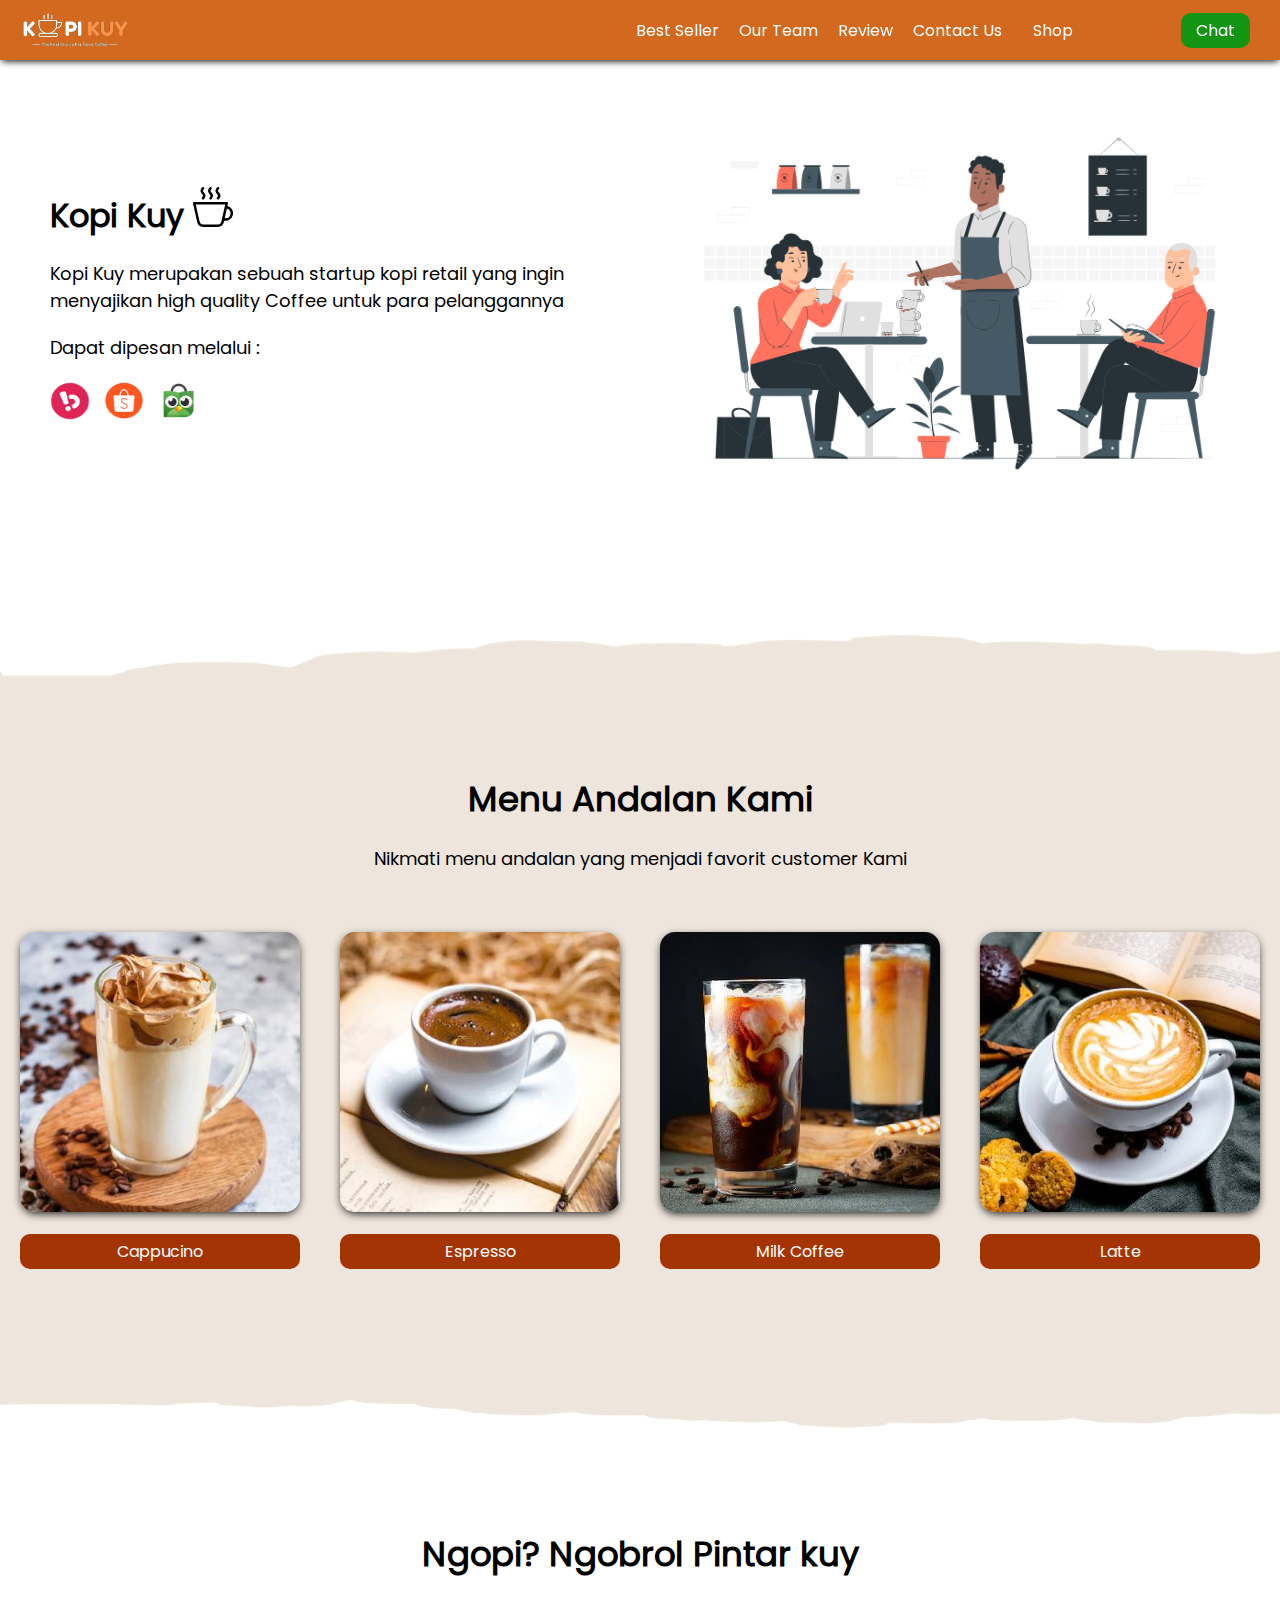
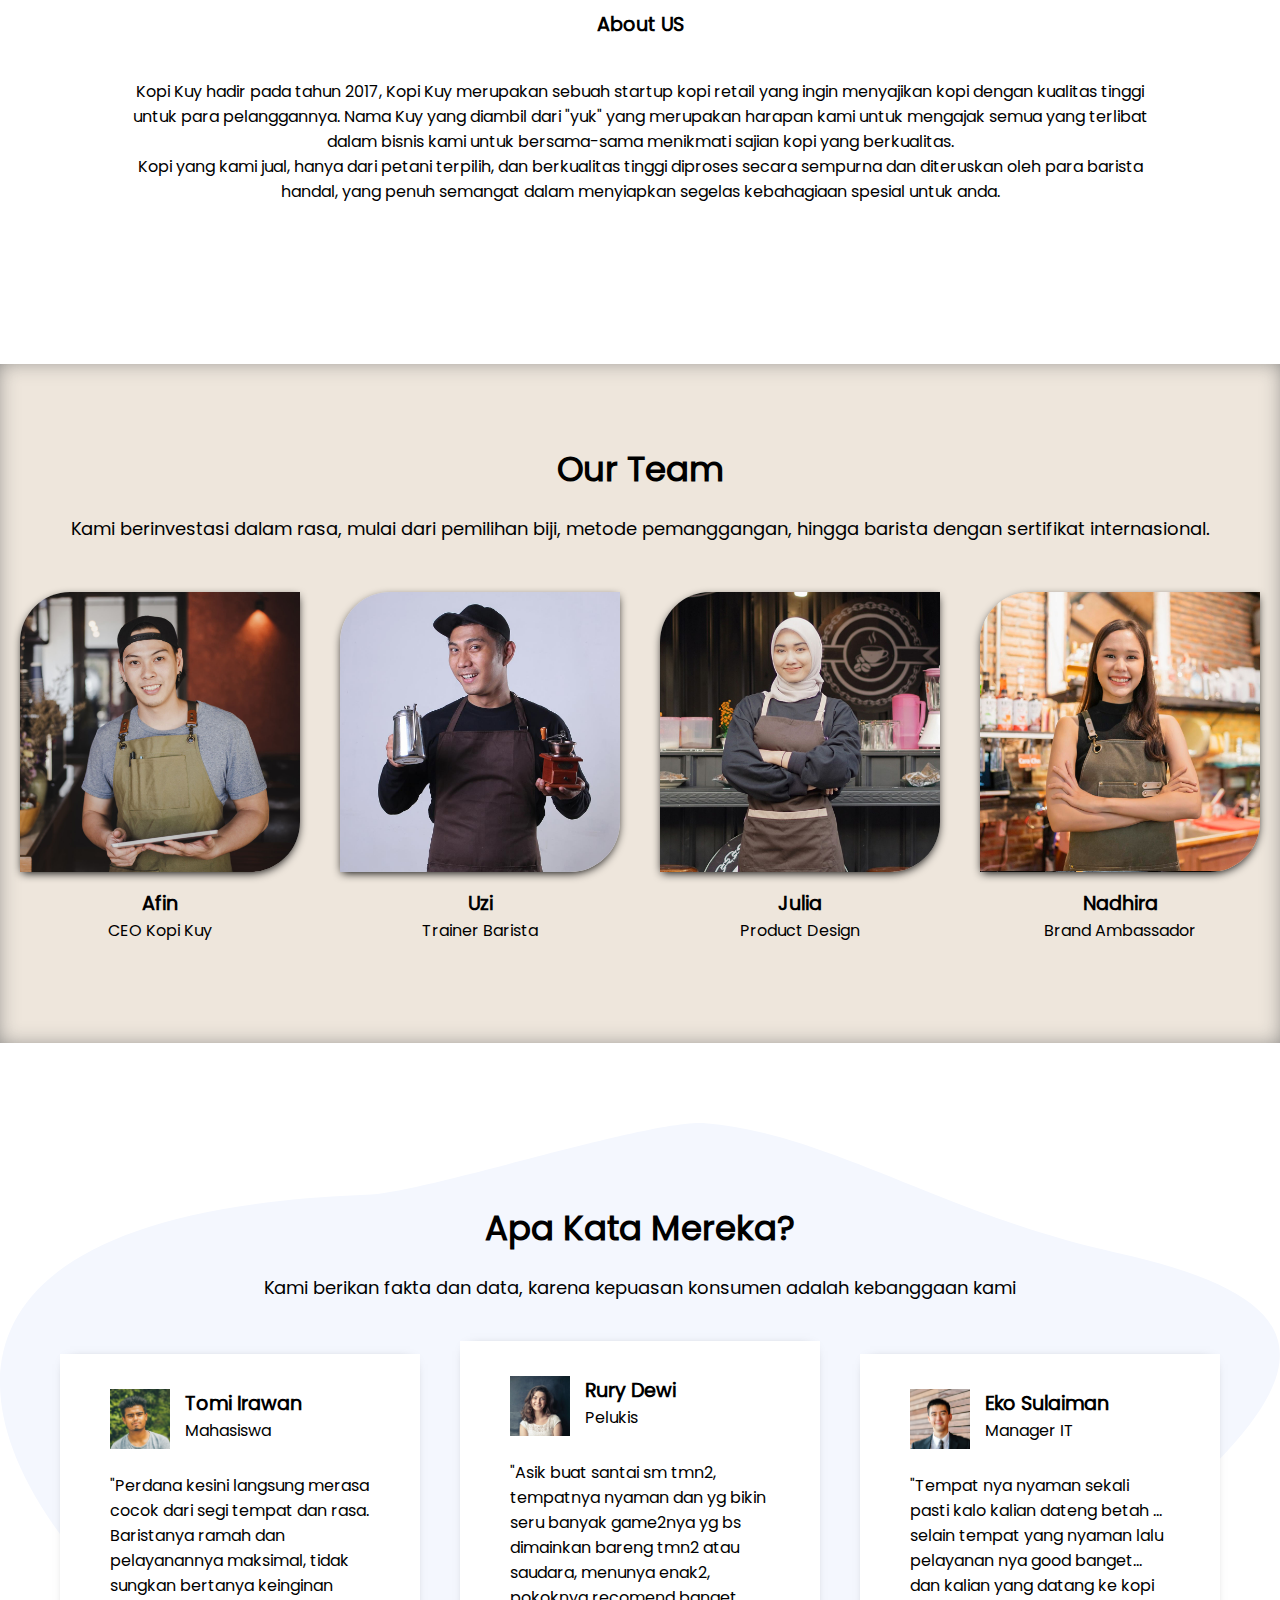
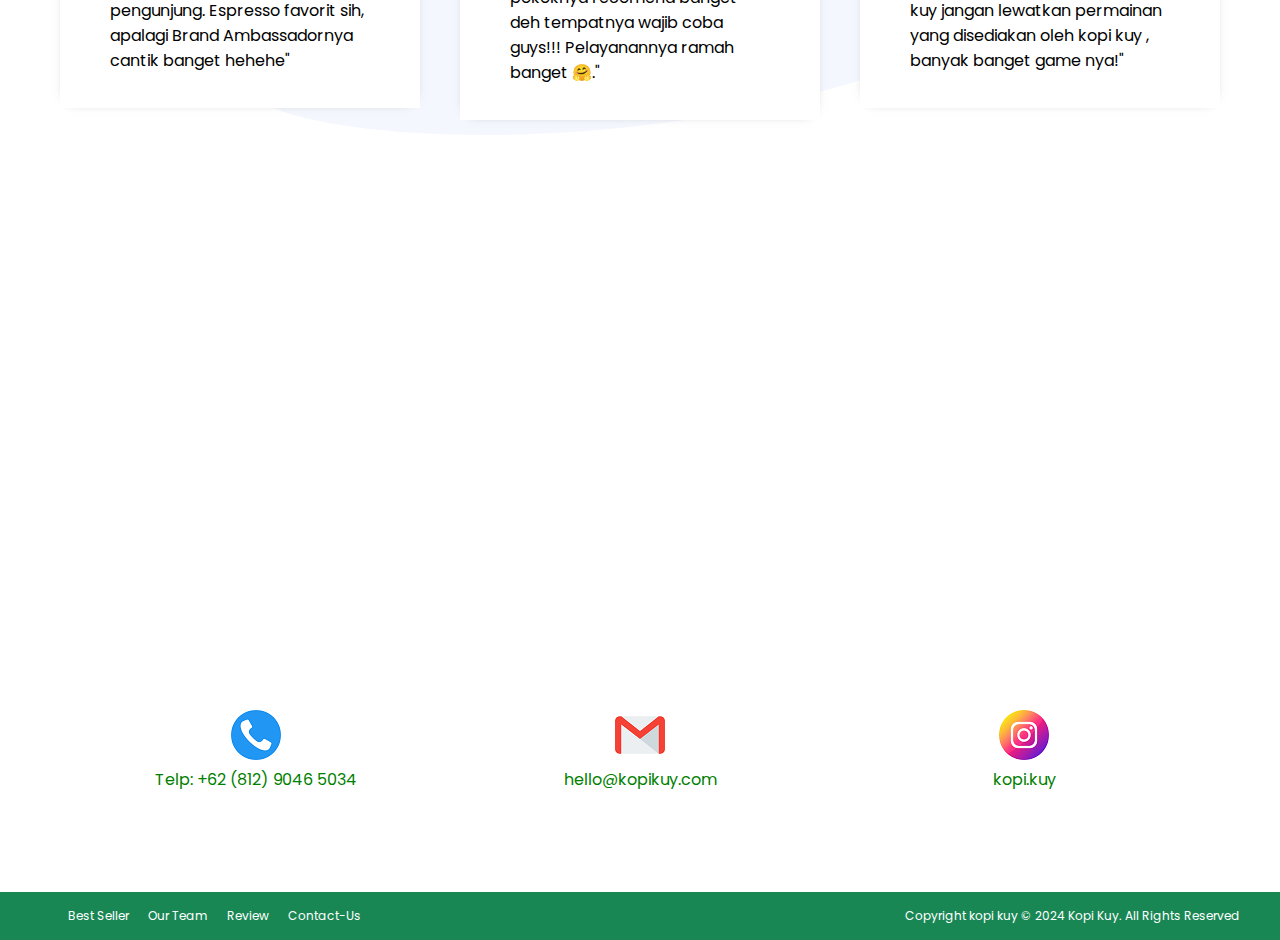
<file: index.html>
<!DOCTYPE html>
<html lang="id">

<head>
    <meta charset="UTF-8">
    <meta http-equiv="X-UA-Compatible" content="IE=edge">
    <meta name="viewport" content="width=device-width, initial-scale=1.0">
    <link rel="shortcut icon" href="images/favicon.ico" type="image/x-icon">
    <title>Website Kopi Kuy</title>
    <link rel="stylesheet" href="css/style.css">
</head>

<body>
    <nav>
        <img class="logo" src="images/logo/logo_kuy.png">
        <div class="navigasi">
            <a href="#best-seller">Best Seller</a>
            <a href="#our-team">Our Team</a>
            <a href="#review">Review</a>
            <a href="#contact-us">Contact Us</a>
        </div>
        <a class="shop" href="produk.html">Shop</a>
        <a class="chat" href="https://wa.me/628123456?text=Saya ingin bertanya" target="_blank">Chat</a>
    </nav>

    <!--Tulis kode header mulai di baris 28-->

<header>
    <div class="kiri">
        <h1>
            Kopi Kuy <img src="images/icon/icon_kopi.svg" alt="icon_kopi" width="40" height="40">
        </h1>
    <p>
        Kopi Kuy merupakan sebuah startup kopi retail yang ingin menyajikan 
        high quality Coffee untuk para pelanggannya
    </p>
    <p>
        Dapat dipesan melalui :
    </p>
    <div class="olshop">
        <img src="images/logo/logo_bukalapak.png" alt="">
        <img src="images/logo/logo_shopee.png" alt="">
        <img src="images/logo/logo_tokopedia.png" alt="">
    </div>
    </div>
    <div class="kanan">
        <img src="images/header/header2.png" alt="header2">
    </div> 
</header>    

<section class="best-seller" id="best-seller">
    <h2>
        Menu Andalan Kami
    </h2>
    <p>
        Nikmati menu andalan yang menjadi favorit customer Kami
    </p>

    <div class="produk">
        <img src="images/produk/product_capuchino.jpg" alt="">
        <p>Cappucino</p>
    </div>
    <div class="produk">
        <img src="images/produk/product_espresso.jpg" alt="">
        <p>Espresso</p>
    </div>
    <div class="produk">
        <img src="images/produk/product_kopi_susu.jpg" alt="">
        <p>Milk Coffee</p>
    </div>
    <div class="produk">
        <img src="images/produk/product_latte.jpg" alt="">
        <p>Latte</p>
    </div>
</section>

<section class="about-us" id="about-us">
    <h2>
        Ngopi? Ngobrol Pintar kuy
    </h2>
    <h3>
        About US
    </h3><br>
    <p>
        Kopi Kuy hadir pada tahun 2017, Kopi Kuy merupakan sebuah startup kopi retail 
    yang ingin menyajikan kopi dengan kualitas tinggi untuk para pelanggannya. 
    Nama Kuy yang diambil dari "yuk" yang merupakan harapan kami untuk mengajak semua 
    yang terlibat dalam bisnis kami untuk bersama-sama menikmati sajian kopi yang berkualitas.
    </p>
    <p>
        Kopi yang kami jual, hanya dari petani terpilih, dan berkualitas tinggi diproses 
    secara sempurna dan diteruskan oleh para barista handal, yang penuh semangat 
    dalam menyiapkan segelas kebahagiaan spesial untuk anda.
    </p>
</section>

<section class="our-team" id="our-team">
    <h2>
        Our Team
    </h2>
    <p>
        Kami berinvestasi dalam rasa, mulai dari pemilihan biji, metode pemanggangan, 
    hingga barista dengan sertifikat internasional.
    </p>
    <div class="team">
        <img src="images/team/team1.jpg" alt="">
        <h3>Afin</h3>
        <p>CEO Kopi Kuy</p>
    </div>
    <div class="team">
        <img src="images/team/team2.jpg" alt="">
        <h3>Uzi</h3>
        <p>Trainer Barista</p>
    </div>
    <div class="team">
        <img src="images/team/team3.jpg" alt="">
        <h3>Julia</h3>
        <p>Product Design</p>
    </div>
    <div class="team">
        <img src="images/team/team4.jpg" alt="">
        <h3>Nadhira</h3>
        <p>Brand Ambassador</p>
    </div>
</section>

<section class="review" id="review">
    <h2>
        Apa Kata Mereka?
    </h2>
    <p>
        Kami berikan fakta dan data, karena kepuasan konsumen adalah kebanggaan kami
    </p>
    <div class="testimoni">
        <img src="images/customer/customer1.jpg" alt="">
    <div class="profile">
        <h3>Tomi Irawan</h3>
        <p>Mahasiswa</p>
    </div>
    <p>"Perdana kesini langsung merasa cocok dari segi tempat dan rasa. 
        Baristanya ramah dan pelayanannya maksimal, tidak sungkan bertanya keinginan pengunjung.
        Espresso favorit sih, apalagi Brand Ambassadornya cantik
        banget hehehe"</p>
    </div>
    <div class="testimoni">
        <img src="images/customer/customer2.jpg" alt="">
    <div class="profile">
        <h3>Rury Dewi</h3>
        <p>Pelukis</p>
    </div>
    <p>"Asik buat santai sm tmn2, tempatnya nyaman dan yg bikin seru banyak game2nya 
        yg bs dimainkan bareng tmn2 atau saudara, menunya enak2, pokoknya recomend 
        banget deh tempatnya wajib coba guys!!! Pelayanannya ramah banget 🤗."</p>
    </div>
    <div class="testimoni">
        <img src="images/customer/customer3.jpg" alt="">
    <div class="profile">
        <h3>Eko Sulaiman</h3>
        <p>Manager IT</p>
    </div>
    <p>"Tempat nya nyaman sekali pasti kalo kalian dateng betah ... 
        selain tempat yang nyaman lalu pelayanan nya good banget... 
        dan kalian yang datang ke kopi kuy jangan lewatkan permainan yang disediakan 
        oleh kopi kuy , banyak banget game nya!"</p>
    </div>
</section>

<section class="contact-us" id="contact-us">
    <iframe src="https://www.google.com/maps/embed?pb=!1m14!1m8!1m3!1d7932.741866032694!2d106.668581!3d-6.214715!3m2!1i1024!2i768!4f13.1!3m3!1m2!1s0x2e69f9912c7f297b%3A0xe5a3a671dae861ab!2sKopi%20kuy!5e0!3m2!1sid!2sid!4v1680617229460!5m2!1sid!2sid"
    allowfullscreen="" loading="lazy" referrerpolicy="no-referrer-when-downgrade">
    </iframe>
    <div class="kontak">
        <img src="images/icon/call.png" alt="">
        <p>Telp: +62 (812) 9046 5034</p>
    </div>
    <div class="kontak">
        <img src="images/icon/gmail.png" alt="">
        <p>hello@kopikuy.com</p>
    </div>
    <div class="kontak">
        <img src="images/icon/instagram.png" alt="">
        <p>kopi.kuy</p>
    </div>
</div>
</section>

<footer>
    <div class="navigasi">
        <a href="#best-seller">Best Seller</a>
        <a href="#our-team">Our Team</a>
        <a href="#review">Review</a>
        <a href="#contact-us">Contact-Us</a>
    </div>
    <p>
        Copyright kopi kuy © 2024 Kopi Kuy. All Rights Reserved
    </p>
</footer>

</body>

</html>
</file>
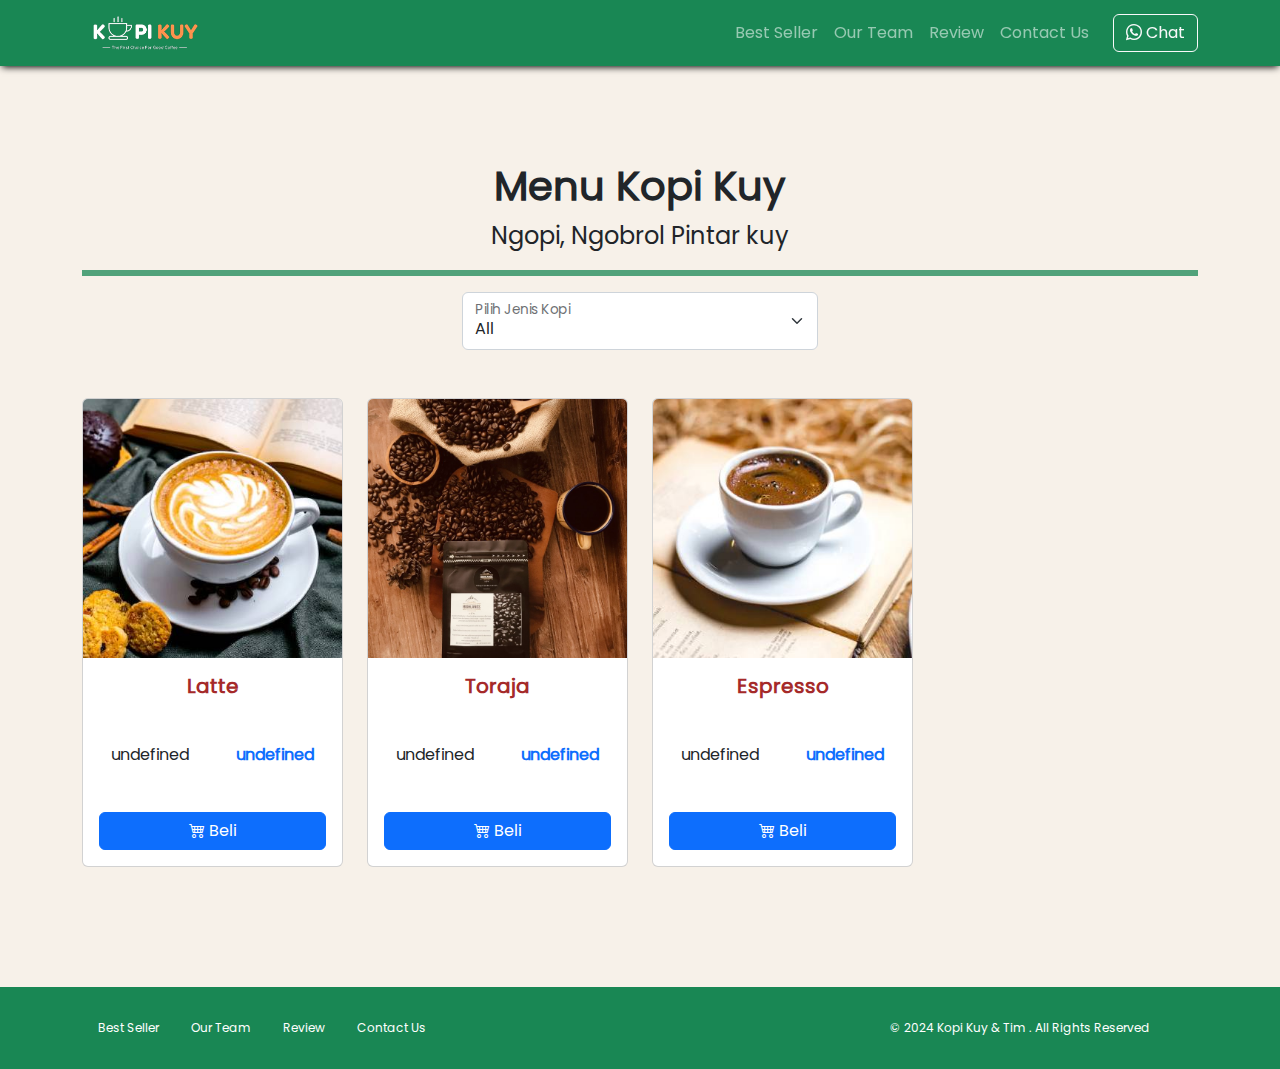
<file: produk.html>
<!DOCTYPE html>
<html lang="id">

<head>
    <meta charset="UTF-8">
    <meta http-equiv="X-UA-Compatible" content="IE=edge">
    <meta name="viewport" content="width=device-width, initial-scale=1.0">
    <link rel="shortcut icon" href="images/favicon/favicon.ico" type="image/x-icon">
    <title>Produk</title>
    <link rel="shortcut icon" href="images/favicon.ico" type="image/x-icon">
    <link rel="stylesheet" href="vendor/bootstrap/bootstrap.min.css">
    <link rel="stylesheet" href="vendor/bootstrap/bootstrap-icons.css">
    <link rel="stylesheet" href="css/produk.css">
    <link rel="stylesheet" href="css/style.css">
    <script src="vendor/bootstrap/bootstrap.bundle.min.js"></script>
    <script src="js/jquery-3.6.3.min.js"></script>
</head>

<body>
    <!-- Tulis Kode Bootstrap Di Bawah Sini -->

    <nav class="navbar sticky-top navbar-dark bg-success navbar-expand-lg bisadicopy">
        <div class="container">
            <a class="navbar-brand" href="index.html">
                <img src="images/logo/logo_kuy.png" height="40" alt="image">
            </a>
            <button class="navbar-toggler" type="button" data-bs-toggle="collapse" data-bs-target="#navbarNav11"
                aria-controls="navbarNav11" aria-expanded="false" aria-label="Toggle navigation">
                <span class="navbar-toggler-icon"></span>
            </button>
            <div class="collapse navbar-collapse" id="navbarNav11">
                <ul class="navbar-nav ms-auto">
                    <li class="nav-item">
                        <a class="nav-link" href="index.html#best-seller">Best Seller</a>
                    </li>
                    <li class="nav-item">
                        <a class="nav-link" href="index.html#our-team">Our Team</a>
                    </li>
                    <li class="nav-item">
                        <a class="nav-link" href="index.html#review">Review</a>
                    </li>
                    <li class="nav-item">
                        <a class="nav-link" href="index.html#contact-us">Contact Us</a>
                    </li>
                </ul>
                <a target="_blank" class="btn btn-outline-light ms-md-3"
                    href="https://wa.me/6281291551234?text=halo kopi kuy saya mau pesan"><i class="bi bi-whatsapp"></i>
                    Chat</a>
            </div>
        </div>
    </nav>

    <section class="riki-block produk text-center my-5 py-5">
        <div class="container">
            <h1>Menu Kopi Kuy</h1>
            <p class="fs-4">Ngopi, Ngobrol Pintar kuy</p>
            <hr class="border border-success border-3 opacity-75">

            <!-- Ini Untuk Select -->
            <div class="row justify-content-center">
                <div class="col-md-4">
                    <div class="form-floating">
                        <select class="form-select" id="select_kopi">
                            <option selected disabled>-</option>
                            <option value="arabica">Arabica</option>
                            <option value="robusta">Robusta</option>
                            <option value="nonkopi">Non Kopi</option>
                        </select>
                        <label for="select_kopi">Pilih Jenis Kopi</label>
                    </div>
                </div>
            </div>


            <div id="baris_produk" class="row row-cols-1 row-cols-sm-2 row-cols-md-3 row-cols-lg-4 text-center mt-5">
                <div class="col mb-4">
                    <div class="card">
                        <img src="images/produk/product_capuchino.jpg" class="card-img-top" alt="...">
                        <div class="card-body">
                            <h5 class="card-title">Cappuccino</h5>
                            <div class="row hargasize my-4">
                                <div class="col">
                                    120 Gram
                                </div>
                                <div class="col fw-bold text-primary">
                                    58.000
                                </div>
                            </div>
                            <a href="#" class="btn btn-success w-100"><i class="bi bi-cart4"></i> Beli</a>
                        </div>
                    </div>
                </div>

            </div>
        </div>
    </section>

    <footer class="riki-block footer-small py-4 bg-success">
        <div class="container">
            <div class="row align-items-center">
                <div class="col-12 col-md-8">
                    <ul class="nav justify-content-center justify-content-md-start">
                        <li class="nav-item">
                            <a class="nav-link" href="index.html#best-seller">Best Seller</a>
                        </li>
                        <li class="nav-item">
                            <a class="nav-link" href="index.html#our-team">Our Team</a>
                        </li>
                        <li class="nav-item">
                            <a class="nav-link" href="index.html#review">Review</a>
                        </li>
                        <li class="nav-item">
                            <a class="nav-link" href="index.html#contact-us">Contact Us</a>
                        </li>
                    </ul>
                </div>

                <div class="col-12 col-md-4 mt-4 mt-md-0 text-center text-md-right">
                    &copy; 2024 Kopi Kuy &amp; Tim . All Rights Reserved
                </div>
            </div>
        </div>
    </footer>


    <!-- Batas Akhir penulisan kode Bootstrap -->
    <script>
        /* Tulis Javascript Di bawah Sini */
        var data_kopi = {
            "arabica": [
                {
                    "nama": "Cappucino",
                    "foto": "images/produk/product_capuchino.jpg"
                },
                {
                    "nama": "Espresso",
                    "foto": "images/produk/product_espresso.jpg"
                },
                {
                    "nama": "Kopi Susu",
                    "foto": "images/produk/product_kopi_susu.jpg"
                }

              ],
            "robusta": [
                {
                    "nama": "Latte",
                    "foto": "images/produk/product_latte.jpg"
                },
                {
                    "nama": "Toraja",
                    "foto": "images/produk/toraja.jpg"
                },
                {
                    "nama": "Espresso",
                    "foto": "images/produk/product_espresso.jpg"
                },

            ],
            "snack": [
                {
                    "nama": "Cromboloni",
                    "foto": "images/produk/cromboloni.jpg"
                },
                {
                    "nama": "Bolen Pisang",
                    "foto": "images/produk/bolen.jpg"
                },
                {
                    "nama": "Mie Bangladesh",
                    "foto": "images/produk/mie.jpg"
                }
            ]
        }

        console.log(data_kopi)

        function updatePilihan() {
                select_kopi.innerHTML = `<option value="" selected >All</option>`
                Object.keys(data_kopi).forEach(key => {
                select_kopi.innerHTML += `<option value="${key}">${key}</option>`
    })
}
updatePilihan()

var kopi_pilihan = data_kopi["robusta"]

function updateTampilan() {
    baris_produk.innerHTML = ""
    kopi_pilihan.forEach(kopi => {
        baris_produk.innerHTML += `<div class="col mb-4">
                <div class="card">
                    <img src="${kopi.foto}" class="card-img-top" alt="...">
                    <div class="card-body">
                        <h5 class="card-title">${kopi.nama}</h5>
                        <div class="row hargasize my-4">
                            <div class="col">
                                ${kopi.size}
                            </div>
                            <div class="col text-primary fw-bold">
                                ${kopi.harga}
                            </div>
                        </div>
                        <a href="${kopi.link}" class="btn btn-primary w-100"><i class="bi bi-cart4"></i> Beli</a>
                    </div>
                </div>
            </div>`
    });
}
updateTampilan()

select_kopi.onchange = function () {
    kopi_pilihan = data_kopi[select_kopi.value]
    updateTampilan()
}

       /* var sumber = "https://rikikurnia.com/prakerja/api/kopi" */ 
        var sumber2 = "data.json"
        function ambilData() {
            $.getJSON(sumber2).then(function (data) {
                console.log(data)
                data_kopi = data
                updatePilihan()
            })
        }
        ambilData()


        /* Batas Akhir penulisan kode Javascript */
    </script>
</body>

</html>
</file>
<file: css/style.css>
/* Kode * di bawah ini untuk mereset tampilan setiap web browser supaya seragam */

* {
   box-sizing: border-box;
   margin: 0;
   padding: 0;
}


html {
   /* scroll-behavior: smooth agar scroll ketika klik pada navigasi menjadi halus */
   scroll-behavior: smooth;
}

/* 
Kode di bawah ini untuk mengatur nav sampai footer agar memiliki tampilan flexibel
selengkapnya akan di bahas di hari ke 3
*/

nav,
header,
section,
footer {
   /* 
      display: flex memiliki pengaturan yang dapat mengatur agar elemen
      di dalamnya memiliki ukuran yang fleksibel
      digunakan saat ada elemen yang isinya lebih dari satu kolom
   */
   display: flex;
   /* 
      align-items: center mengatur elemen di dalamnya rata tengah vertikal
   */
   align-items: center;

   /* 
      justify-content: center mengatur elemen di dalamnya rata tengah horizontal
   */
   justify-content: center;

   /* 
      flex-wrap: wrap mengatur agar jika lebar elemen berlebih, maka elemen
      akan otomatis diletakan di baris baru (tidak dipaksakan di satu baris)
   */
   flex-wrap: wrap;
}



/* 
Kode @font-face untuk menginstall font ke dalam Website 
src adalah untuk lokasi fontnya, font dapat di cari di website https://fonts.google.com/
dengan memberi nama family, maka kita mendaftarkan font tersebut ke dalam website
*/

@font-face {
   src: url(../fonts/poppins.woff2);
   font-family: 'Poppins';
}

body {
   /* 
   mendaftarkan semua teks pada body menjadi family Poppins 
   kenapa pada body? karena elemen body membungkus semua elemen dari nav section sampai footer
   */
   font-family: 'Poppins';
}

/*
Misalnya ada font dari google yang bernama Irish Grover yang berada di:
https://fonts.gstatic.com/s/irishgrover/v23/buExpoi6YtLz2QW7LA4flVgv__RP.woff2

maka bisa coba copy kode berikut untuk menginstall font tadi:

@font-face {
  font-family: 'Irish Grover';
  font-style: normal;
  font-weight: 400;
  src: url(https://fonts.gstatic.com/s/irishgrover/v23/buExpoi6YtLz2QW7LA4flVgv__RP.woff2) format('woff2');
}

Jika kode di atas sudah di copy
Nanti pada element yang ingin menggunakan font Irish Grover Tadi, tinggal diganti font-familynya
misal mau mengganti h1 dan h2 maka kodenya sebagai berikut:

h1,h2 {
   font-family: 'Irish Grover';
}

*/


a {
   /* menghilangkan garis bawah pada link */
   text-decoration: none;

   /* 
   color: adalah untuk mengganti warna tulisan.
   color:unset digunakan pada a untuk menghilangkan warna bawaan pada link (biasanya warna biru) 
   */
   color: unset;
}

h2 {
   /* mengatur ukuran huruf ke 34 pixel */
   font-size: 34px;
}

h3 {
   /* mengatur ukuran huruf ke 1.2rem */
   font-size: 1.2rem;
}

h1,
h2,
h3 {
   /* mengatur tebal huruf bisa bold, normal*/
   font-weight: bold;
}

img {
   /* 
      kode max-width artinya lebar maksimal
      mengatur agar semua elemen img memiliki lebar maksimal 100% agar
      besar gambar tidak melebihi layar ataupun elemen pembungkus
   */
   max-width: 100%;
}

/* Navigasi */

nav {
   /* 
   background-color mengatur warna latar belakang 
   untuk pengguna hp, pergantian warna tidak bisa seperti vs code
   hanya dapat menggunakan warna bahasa inggris seperti: red, green, brown, purple dsb
   untuk pengguna vscode silahkan arahkan mouse ke kotak warna di bawah
   untuk mengganti warna sesuai keinginan
   */
   background-color: #D2691E;

   /* box-shadow membuat efek bayangan */
   box-shadow: 0 3px 7px -2px #000;

   /* width mengatur lebar elemen. 100% agar lebarnya full dari kiri sampai kanan layar */
   width: 100%;

   /* 
   padding digunakan untuk memberi jarak ke dalam. 
   efeknya bila digunakan pada elemen yang memiliki warna latar akan membuat elemen tersebut 'gemuk'
   padding-top artinya jarak ke atas, nilai padding dapat berupa
   padding-top, padding-bottom, padding-left, padding-right
   */
   padding-top: 10px;
   padding-bottom: 10px;

   /* 
   position mengatur posisi elemen, position:fixed supaya elemen nav akan ikut menempel di atas layar
   saat kita scroll ke bawah. Jika ingin navigasi gak nempel, bisa menggunakan position:static;
   */
   position: fixed;

   /* Nilai z-index semakin besar, maka elemen akan semakin di depan */
   z-index: 500;
}

img.logo {
   /* height mengatur tinggi elemen */
   height: 40px;
   /* penjelasan margin mirip dengan padding, fungsinya untuk memberi jarak pada elemen */
   margin-left: 20px;
}

div.navigasi {
   margin-left: auto;
   margin-right: 15px;
}

nav a {
   color: #fff;
   padding-left: 8px;
   padding-right: 8px;
}

a.shop {
   margin-right: 100px;
}

a.chat {
   margin-right: 30px;
   background-color: rgb(19, 148, 19);
   color: #fff;
   padding-top: 5px;
   padding-right: 15px;
   padding-bottom: 5px;
   padding-left: 15px;
   border-radius: 10px;
}


/* 
   PERHATIKAN bahwa dalam mengatur elemen, nama elemen langsung ditulis
   sedangkan untuk mengatur class, dibutuhkan tanda titik (.) terlebih dulu
   img {} berarti seluruh elemen dengan tag img (<img src="....">), 
   sedangkan .img artinya hanya elemen dengan class img (<img class="img" src="...">) 
*/


/* HEADER */


header,
section {
   /*
    padding mengatur jarak ke dalam
    pada padding dan margin ditambahkan top / right / bottom / top 
    untuk mengatur jarak masing-masing 
   */
   padding-top: 80px;
   padding-bottom: 80px;

   /* margin mengatur jarak ke luar */
   margin-bottom: 80px;
}

/* penulisan CSS dapat digabung dengan beberapa elemen */
header div.kiri,
header div.kanan {
   /* width mengatur lebar elemen. 50% artinya setengah ukuran elemen pembungkus */
   width: 50%;
   padding: 50px;
}

header h1 {
   margin-bottom: 20px;
}

header p {
   /* font-size digunakan untuk mengatur ukuran huruf */
   font-size: 18px;
   margin-bottom: 20px;
}

div.olshop img {
   width: 40px;
   /* aspect-ratio:1 agar tinggi menyesuaikan width */
   aspect-ratio: 1;
   margin-right: 10px;
}

/* Best Seller */

section.best-seller {
   position: relative;

   /* background-color mengatur warna latar belakang elemen */
   background-color: #EEE6DC;

   /* text-align mengatur rata tulisan, bisa bernilai: left, right, center, justify */
   text-align: center;
}

/* 
terkait position, after, dan before memerlukan pemahaman mendalam
terkait layout pada CSS untuk dapat memahami secara penuh 
*/

section.best-seller::before,
section.best-seller::after {
   position: absolute;
   content: "";
   width: 100%;
   height: 76px;

   /* background-image untuk menambahkan gambar sebagai background */
   background-image: url(../images/background/garis-atas.png);

   /*background-size agar gambar latar menyesuaikan tinggi / lebar elemen */
   background-size: cover;

   top: -60px;
   left: 0;
}

section.best-seller::after {
   height: 60px;
   background-image: url(../images/background/garis-bawah.png);
   top: unset;
   bottom: -60px;
}

section.best-seller h2 {
   margin-bottom: 20px;
   width: 100%;
}

/* 
Penulisan section.best-seller > p berarti mengatur elemen p yang langsung
di bungkus oleh elemen <section class="best-seller">
aturan ini tidak berlaku untuk elemen <p> yang ada di dalam <div class="produk">
*/

section.best-seller>p {
   font-size: 18px;
   margin-bottom: 40px;
   width: 100%;
}

div.produk {
   /* 
      Penulisan padding dan margin seperti padding:20px ini penulisan singkat 
      yang berarti top, right, bottom, left nilainya sama, yaitu 20px 
   */
   padding: 20px;
   width: 25%;
}

div.produk img {
   /* transition membuat animasi transisi dari perubahan style, 0.3s berarti 0.3 detik */
   transition: all 0.3s ease;

   /* border-radius  Membuat sudut membulat */
   border-radius: 15px;

   /* box-shadow membuat efek bayangan */
   box-shadow: 0 3px 10px -2px #000;
}

/*

kode div.produk img:hover akan dijalankan saat mouse ada di atas elemen <img> yang ada
di dalam <div class="produk"> 
karena ada efek transition pada div.produk img 
maka akan menghasilkan efek animasi yang smooth

*/
div.produk img:hover {

   /* membuat transformasi, bisa berupa scale(1.05), rotate(180deg), translateY(-50px), dsb */
   transform: scale(0.9);
   border-radius: 50%;
}

div.produk p {
   margin-top: 15px;
   
   background-color: rgb(165, 52, 4);
   color: #fff;
   padding-top: 5px;
   padding-right: 15px;
   padding-bottom: 5px;
   padding-left: 15px;
   border-radius: 10px;
}



/* About US */

section.about-us {
   /* max-width: 80%; mengatur lebar maksimal elemen tidak boleh melebihi 80% layar */
   max-width: 80%;

   /* margin-left dan margin-right auto akan membuat posisi elemen berada di tengah */
   margin-left: auto;
   margin-right: auto;
   text-align: center;
}

section.about-us h2 {
   margin-bottom: 30px;
   width: 100%;
}

section.about-us img {
   /* 
      Penulisan width: 800px dan max-width: 100% mengatur agar
      elemen memiliki lebar 800px namun tidak boleh melebihi 100% ukuran layar
   */
   width: 800px;
   max-width: 100%;
   margin: auto;
}

/*
section.about-us p:nth-child(2) berarti mengatur elemen ke 2 dengan jenis <p>
yang ada di dalam <section class="about-us">
*/

section.about-us p:nth-child(2) {
   margin-bottom: 40px;
}

section.about-us p:nth-child(4) {
   margin-top: 40px;
}


/* OUR TEAM */

section.our-team {
   background-color: #EEE6DC;
   box-shadow: inset 0px 0px 23px -6px #707070;
   text-align: center;
}

section.our-team h2 {
   margin-bottom: 20px;
   width: 100%;
}

section.our-team>p {
   margin-bottom: 30px;
   font-size: 18px;
   width: 800px;
   max-width: 90%;
   margin-left: auto;
   margin-right: auto;
   width: 100%;
}

div.team {
   width: 25%;
   padding: 20px;
}

div.team img {
   width: 100%;
   aspect-ratio: 1/1;
   object-fit: cover;
   box-shadow: 0 3px 10px -2px #000;
   border-radius: 50px 0px 50px 0px;
   margin-bottom: 10px;
}


/* REVIEW */

section.review {
   background-image: url(../images/background/bg-review.svg);
   /* 
      background-size: contain;
      membuat gambar latar belakang tidak terpotong
   */
   background-size: contain;

   /* 
      background-repeat: no-repeat;
      membuat gambar latar belakang tidak diulang (duplikat)
   */
   background-repeat: no-repeat;
   padding-left: 40px;
   padding-right: 40px;
   justify-content: space-around;
   /* align-items: stretch; membuat tinggi elemen di dalam .review .baris seragam */
   text-align: center;
}

section.review h2 {
   margin-bottom: 20px;
   width: 100%;
}

section.review>p {
   margin-bottom: 40px;
   font-size: 18px;
   width: 100%;
}

div.testimoni {
   width: 30%;
   display: flex;
   flex-wrap: wrap;
   padding: 35px 50px;
   box-shadow: 0px 0px 12px -10px #000;
   background-color: #fff;
}

div.testimoni img {
   width: 60px;
   height: 60px;
   margin-right: 15px;
   object-fit: cover;
}

div.profile {
   text-align: left;
   display: block;
   margin-bottom: 30px;
   width: calc(100% - 75px);
}

div.profile p {
   width: 100%;
   text-align: left;
}

div.testimoni>p {
   width: 100%;
   text-align: left;
}

*[data-from="tmp"]>* {
   position: relative;
}

*[data-from="tmp"]>*:nth-child(1):before {
   position: absolute;
   color: red;
   bottom: 40px;
   content: "prakerja";
   font-size: 13px;
   z-index: 10;
   text-decoration: line-through;
}

/* CONTACT US */
section.contact-us {
   margin-bottom: 20px;
}

section.contact-us iframe {
   width: 100%;
   height: 300px;
   border: 0;
}

div.kontak {
   width: 30%;
   /* color mengatur warna tulisan */
   color: green;
   text-align: center;
   margin-top: 50px;
}


/* FOOTER */

footer {
   background-color: #198754;
   padding-top: 15px;
   padding-bottom: 15px;
   color: #fff;
   padding-right: 40px;
   padding-left: 40px;
   font-size: 12px;
}

footer div.navigasi {
   margin-left: 20px;
   margin-right: auto;
}

footer div.navigasi a {
   padding: 8px;
}



/* UNTUK kode RESPONSIF hari ke 3 tulis DI BAWAH sini */



/* Kode CSS Selesai di sini */
</file>
<file: css/produk.css>
@import url(../vendor/bootstrap/bootstrap-icons.css);

body {
    font-family: 'Poppins';
    background-color: rgb(247, 241, 233);
}

footer a.nav-link {
    color: #fff;
}

footer {
    color: #fff;
    padding: 10px 30px;
}

section.produk {
    min-height: 90vh;
}

.produk .card img {
    width: 100%;
    aspect-ratio: 1;
    object-fit: cover;
    border-color: rgb(142, 94, 6);

}

.produk .card-title {
    height: 45px;
}

.produk .hargasize {
    height: 45px;
}

.produk .card h5 {
    color: brown;
    font-weight: bold;
}

/* Tambahan css produk tulis setelah kode ini */
</file>
